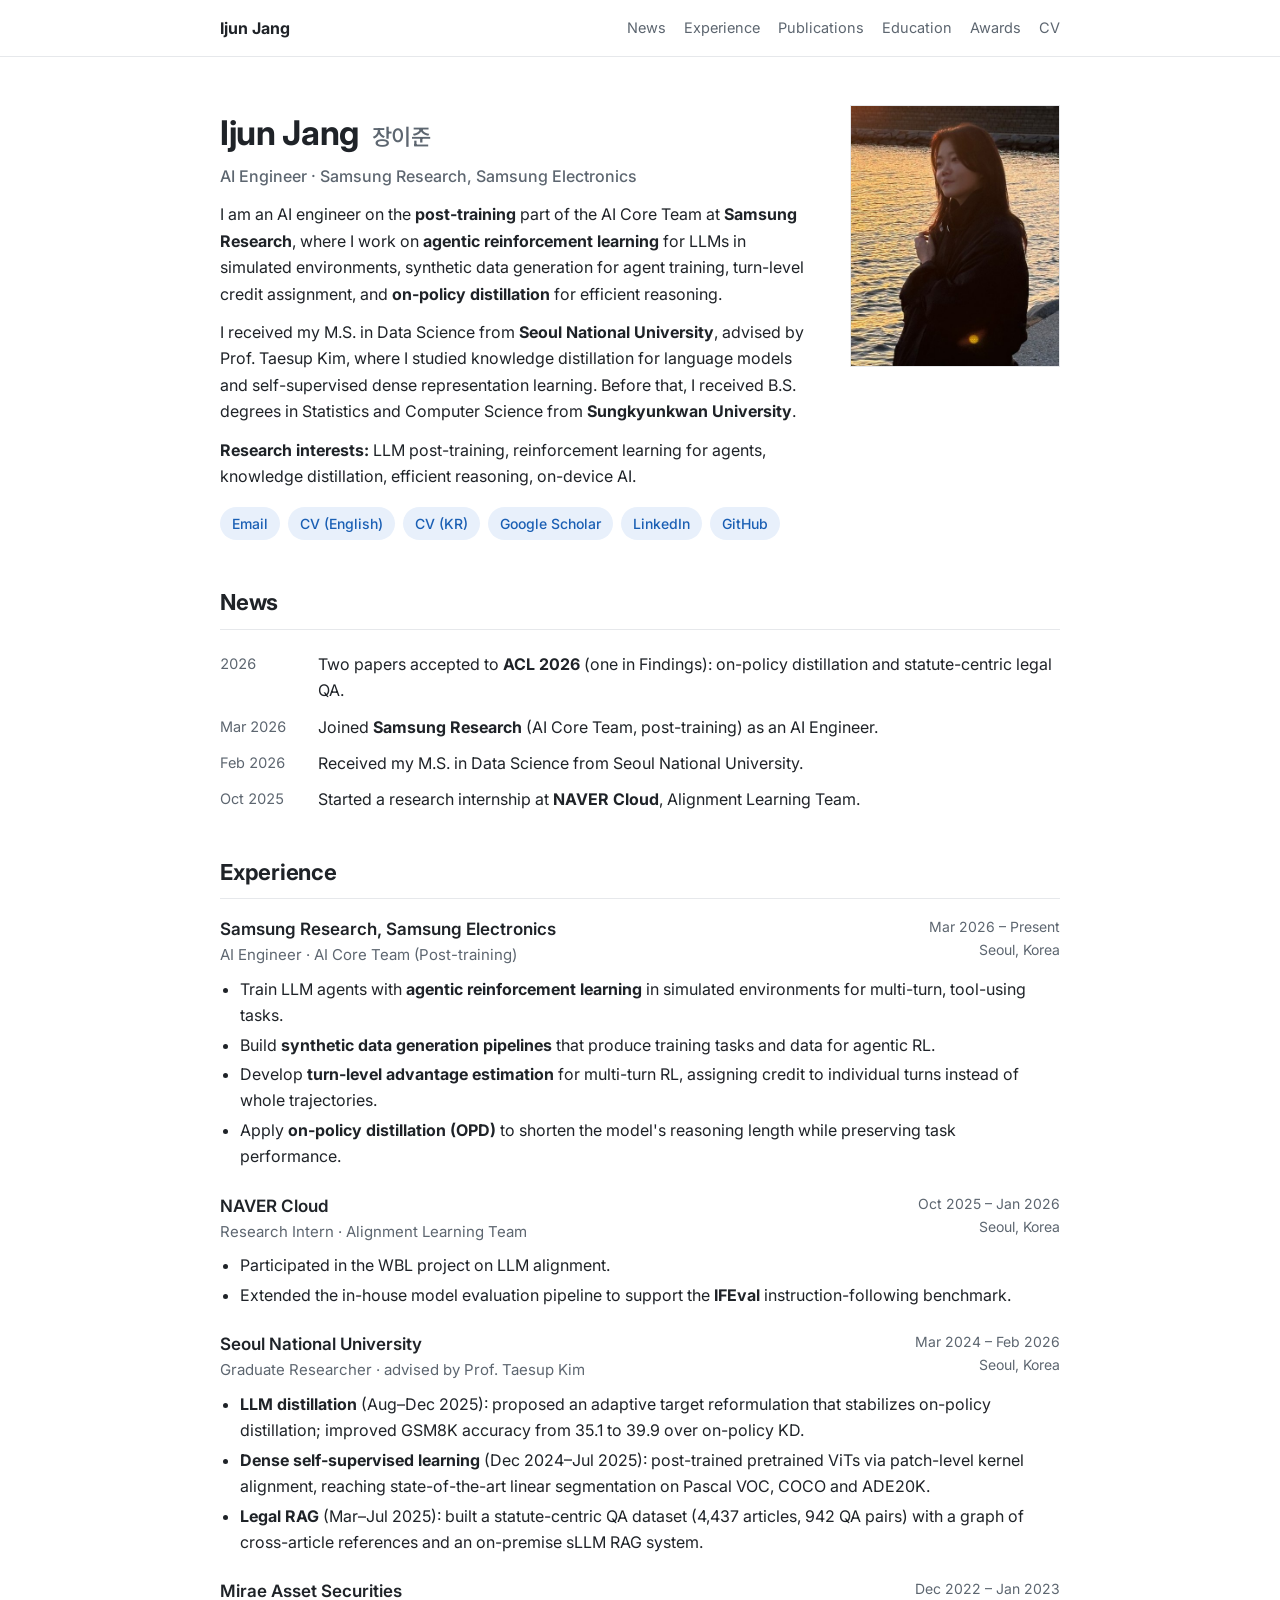
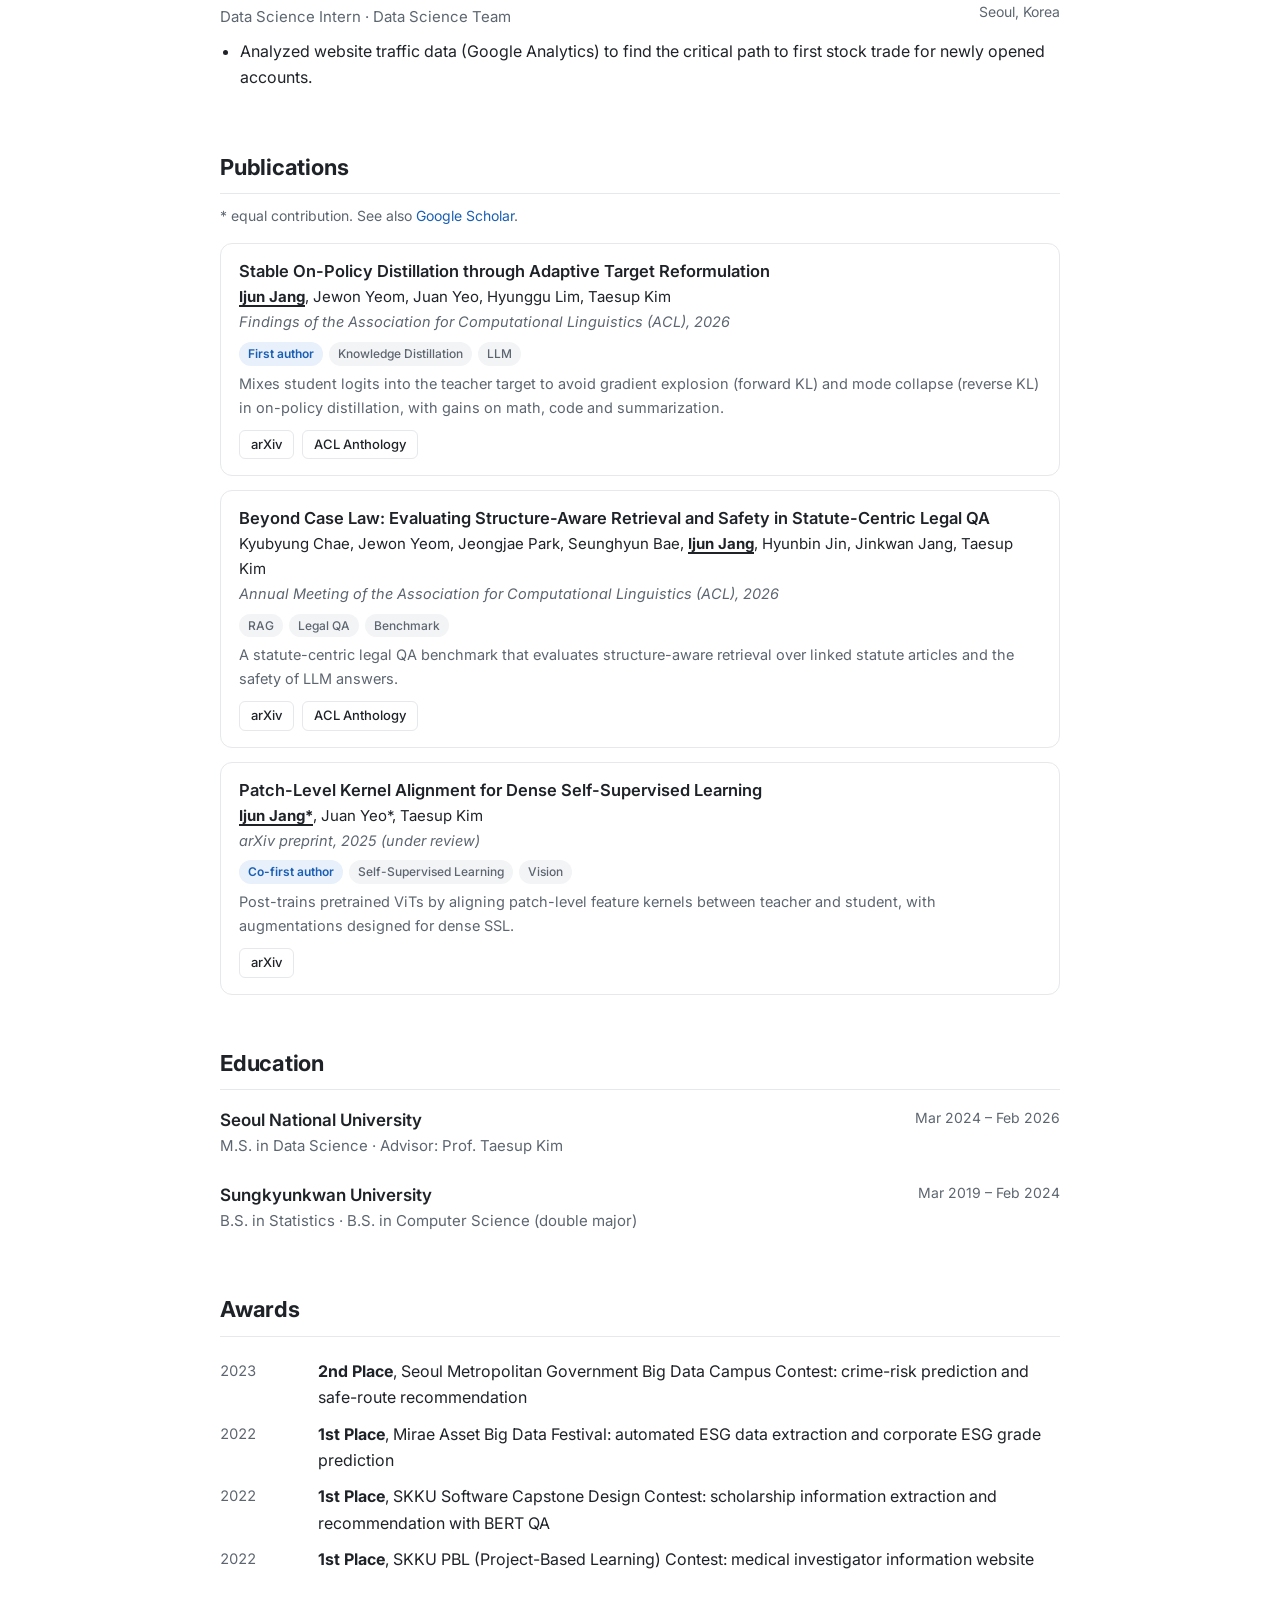
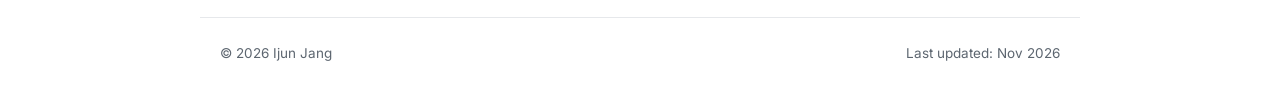
<file: index.html>
<!DOCTYPE html>
<html lang="en">
<head>
  <meta charset="utf-8">
  <meta name="viewport" content="width=device-width, initial-scale=1">
  <title>Ijun Jang</title>
  <meta name="description" content="Ijun Jang (장이준), AI Engineer at Samsung Research working on LLM post-training, agentic reinforcement learning and on-policy distillation.">
  <link rel="icon" href="data:image/svg+xml,<svg xmlns='http://www.w3.org/2000/svg' viewBox='0 0 100 100'><text y='.9em' font-size='90'>🌿</text></svg>">
  <link rel="preconnect" href="https://fonts.googleapis.com">
  <link rel="preconnect" href="https://fonts.gstatic.com" crossorigin>
  <link href="https://fonts.googleapis.com/css2?family=Inter:wght@400;500;600;700&family=Noto+Sans+KR:wght@400;500;700&display=swap" rel="stylesheet">
  <link rel="stylesheet" href="css/site.css">
</head>
<body>
  <header class="topbar">
    <div class="wrap topbar-inner">
      <a class="brand" href="#">Ijun Jang</a>
      <nav>
        <a href="#news">News</a>
        <a href="#experience">Experience</a>
        <a href="#publications">Publications</a>
        <a href="#education">Education</a>
        <a href="#awards">Awards</a>
        <a href="cv/en.html">CV</a>
      </nav>
    </div>
  </header>

  <main class="wrap">
    <!-- ===== About ===== -->
    <section class="profile" id="about">
      <div class="profile-text">
        <h1>Ijun Jang <span class="ko">장이준</span></h1>
        <p class="role">AI Engineer · Samsung Research, Samsung Electronics</p>
        <p>
          I am an AI engineer on the <b>post-training</b> part of the AI Core Team at
          <b>Samsung Research</b>, where I work on <b>agentic reinforcement learning</b> for LLMs in
          simulated environments, synthetic data generation for agent training, turn-level credit
          assignment, and <b>on-policy distillation</b> for efficient reasoning.
        </p>
        <p>
          I received my M.S. in Data Science from <b>Seoul National University</b>, advised by
          Prof. Taesup Kim,
          where I studied knowledge distillation for language models and self-supervised dense
          representation learning. Before that, I received B.S. degrees in Statistics and Computer
          Science from <b>Sungkyunkwan University</b>.
        </p>
        <p class="interests"><b>Research interests:</b> LLM post-training, reinforcement learning for agents,
          knowledge distillation, efficient reasoning, on-device AI.</p>
        <div class="links">
          <a href="mailto:jangij0824@gmail.com">Email</a>
          <a href="cv/en.html">CV (English)</a>
          <a href="cv/ko.html">CV (KR)</a>
          <a href="https://scholar.google.com/citations?user=kGgmoOcAAAAJ" target="_blank" rel="noopener">Google Scholar</a>
          <a href="https://www.linkedin.com/in/ijun-jang-421b31249/" target="_blank" rel="noopener">LinkedIn</a>
          <a href="https://github.com/jjun-0824" target="_blank" rel="noopener">GitHub</a>
        </div>
      </div>
      <img class="photo" src="images/profile.jpg" alt="Photo of Ijun Jang">
    </section>

    <!-- ===== News ===== -->
    <section id="news">
      <h2>News</h2>
      <ul class="news">
        <li><span class="date">2026</span><span>Two papers accepted to <b>ACL 2026</b> (one in Findings): on-policy distillation and statute-centric legal QA.</span></li>
        <li><span class="date">Mar 2026</span><span>Joined <b>Samsung Research</b> (AI Core Team, post-training) as an AI Engineer.</span></li>
        <li><span class="date">Feb 2026</span><span>Received my M.S. in Data Science from Seoul National University.</span></li>
        <li><span class="date">Oct 2025</span><span>Started a research internship at <b>NAVER Cloud</b>, Alignment Learning Team.</span></li>
      </ul>
    </section>

    <!-- ===== Experience ===== -->
    <section id="experience">
      <h2>Experience</h2>

      <div class="entry">
        <div class="entry-head">
          <div><span class="org">Samsung Research, Samsung Electronics</span><span class="title">AI Engineer · AI Core Team (Post-training)</span></div>
          <span class="meta"><span>Mar 2026 – Present</span><span>Seoul, Korea</span></span>
        </div>
        <ul>
          <li>Train LLM agents with <b>agentic reinforcement learning</b> in simulated environments for multi-turn, tool-using tasks.</li>
          <li>Build <b>synthetic data generation pipelines</b> that produce training tasks and data for agentic RL.</li>
          <li>Develop <b>turn-level advantage estimation</b> for multi-turn RL, assigning credit to individual turns instead of whole trajectories.</li>
          <li>Apply <b>on-policy distillation (OPD)</b> to shorten the model's reasoning length while preserving task performance.</li>
        </ul>
      </div>

      <div class="entry">
        <div class="entry-head">
          <div><span class="org">NAVER Cloud</span><span class="title">Research Intern · Alignment Learning Team</span></div>
          <span class="meta"><span>Oct 2025 – Jan 2026</span><span>Seoul, Korea</span></span>
        </div>
        <ul>
          <li>Participated in the WBL project on LLM alignment.</li>
          <li>Extended the in-house model evaluation pipeline to support the <b>IFEval</b> instruction-following benchmark.</li>
        </ul>
      </div>

      <div class="entry">
        <div class="entry-head">
          <div><span class="org">Seoul National University</span><span class="title">Graduate Researcher · advised by Prof. Taesup Kim</span></div>
          <span class="meta"><span>Mar 2024 – Feb 2026</span><span>Seoul, Korea</span></span>
        </div>
        <ul>
          <li><b>LLM distillation</b> (Aug–Dec 2025): proposed an adaptive target reformulation that stabilizes on-policy distillation; improved GSM8K accuracy from 35.1 to 39.9 over on-policy KD.</li>
          <li><b>Dense self-supervised learning</b> (Dec 2024–Jul 2025): post-trained pretrained ViTs via patch-level kernel alignment, reaching state-of-the-art linear segmentation on Pascal VOC, COCO and ADE20K.</li>
          <li><b>Legal RAG</b> (Mar–Jul 2025): built a statute-centric QA dataset (4,437 articles, 942 QA pairs) with a graph of cross-article references and an on-premise sLLM RAG system.</li>
        </ul>
      </div>

      <div class="entry">
        <div class="entry-head">
          <div><span class="org">Mirae Asset Securities</span><span class="title">Data Science Intern · Data Science Team</span></div>
          <span class="meta"><span>Dec 2022 – Jan 2023</span><span>Seoul, Korea</span></span>
        </div>
        <ul>
          <li>Analyzed website traffic data (Google Analytics) to find the critical path to first stock trade for newly opened accounts.</li>
        </ul>
      </div>
    </section>

    <!-- ===== Publications ===== -->
    <section id="publications">
      <h2>Publications</h2>
      <p class="note">* equal contribution. See also <a href="https://scholar.google.com/citations?user=kGgmoOcAAAAJ" target="_blank" rel="noopener">Google Scholar</a>.</p>

      <div class="pub">
        <div>
          <a class="pub-title" href="https://arxiv.org/abs/2601.07155" target="_blank" rel="noopener">Stable On-Policy Distillation through Adaptive Target Reformulation</a>
          <div class="authors"><b>Ijun Jang</b>, Jewon Yeom, Juan Yeo, Hyunggu Lim, Taesup Kim</div>
          <div class="pub-venue"><i>Findings of the Association for Computational Linguistics (ACL), 2026</i></div>
          <div class="tags"><span class="tag first">First author</span><span class="tag">Knowledge Distillation</span><span class="tag">LLM</span></div>
          <p class="tldr">Mixes student logits into the teacher target to avoid gradient explosion (forward KL) and mode collapse (reverse KL) in on-policy distillation, with gains on math, code and summarization.</p>
          <div class="pub-links"><a href="https://arxiv.org/abs/2601.07155" target="_blank" rel="noopener">arXiv</a><a href="https://aclanthology.org/2026.findings-acl.2094/" target="_blank" rel="noopener">ACL Anthology</a></div>
        </div>
      </div>

      <div class="pub">
        <div>
          <a class="pub-title" href="https://arxiv.org/abs/2604.06173" target="_blank" rel="noopener">Beyond Case Law: Evaluating Structure-Aware Retrieval and Safety in Statute-Centric Legal QA</a>
          <div class="authors">Kyubyung Chae, Jewon Yeom, Jeongjae Park, Seunghyun Bae, <b>Ijun Jang</b>, Hyunbin Jin, Jinkwan Jang, Taesup Kim</div>
          <div class="pub-venue"><i>Annual Meeting of the Association for Computational Linguistics (ACL), 2026</i></div>
          <div class="tags"><span class="tag">RAG</span><span class="tag">Legal QA</span><span class="tag">Benchmark</span></div>
          <p class="tldr">A statute-centric legal QA benchmark that evaluates structure-aware retrieval over linked statute articles and the safety of LLM answers.</p>
          <div class="pub-links"><a href="https://arxiv.org/abs/2604.06173" target="_blank" rel="noopener">arXiv</a><a href="https://aclanthology.org/2026.acl-long.2112/" target="_blank" rel="noopener">ACL Anthology</a></div>
        </div>
      </div>

      <div class="pub">
        <div>
          <a class="pub-title" href="https://arxiv.org/abs/2509.05606" target="_blank" rel="noopener">Patch-Level Kernel Alignment for Dense Self-Supervised Learning</a>
          <div class="authors"><b>Ijun Jang*</b>, Juan Yeo*, Taesup Kim</div>
          <div class="pub-venue"><i>arXiv preprint, 2025 (under review)</i></div>
          <div class="tags"><span class="tag first">Co-first author</span><span class="tag">Self-Supervised Learning</span><span class="tag">Vision</span></div>
          <p class="tldr">Post-trains pretrained ViTs by aligning patch-level feature kernels between teacher and student, with augmentations designed for dense SSL.</p>
          <div class="pub-links"><a href="https://arxiv.org/abs/2509.05606" target="_blank" rel="noopener">arXiv</a></div>
        </div>
      </div>
    </section>

    <!-- ===== Education ===== -->
    <section id="education">
      <h2>Education</h2>
      <div class="entry">
        <div class="entry-head">
          <div><span class="org">Seoul National University</span><span class="title">M.S. in Data Science · Advisor: Prof. Taesup Kim</span></div>
          <span class="meta">Mar 2024 – Feb 2026</span>
        </div>
      </div>
      <div class="entry">
        <div class="entry-head">
          <div><span class="org">Sungkyunkwan University</span><span class="title">B.S. in Statistics · B.S. in Computer Science (double major)</span></div>
          <span class="meta">Mar 2019 – Feb 2024</span>
        </div>
      </div>
    </section>

    <!-- ===== Awards ===== -->
    <section id="awards">
      <h2>Awards</h2>
      <ul class="awards">
        <li><span class="date">2023</span><span><b>2nd Place</b>, Seoul Metropolitan Government Big Data Campus Contest: crime-risk prediction and safe-route recommendation</span></li>
        <li><span class="date">2022</span><span><b>1st Place</b>, Mirae Asset Big Data Festival: automated ESG data extraction and corporate ESG grade prediction</span></li>
        <li><span class="date">2022</span><span><b>1st Place</b>, SKKU Software Capstone Design Contest: scholarship information extraction and recommendation with BERT QA</span></li>
        <li><span class="date">2022</span><span><b>1st Place</b>, SKKU PBL (Project-Based Learning) Contest: medical investigator information website</span></li>
      </ul>
    </section>
  </main>

  <footer class="wrap footer">
    <span>© <span id="year">2026</span> Ijun Jang</span>
    <span>Last updated: Nov 2026</span>
  </footer>
  <script>document.getElementById('year').textContent = new Date().getFullYear();</script>
</body>
</html>
</file>
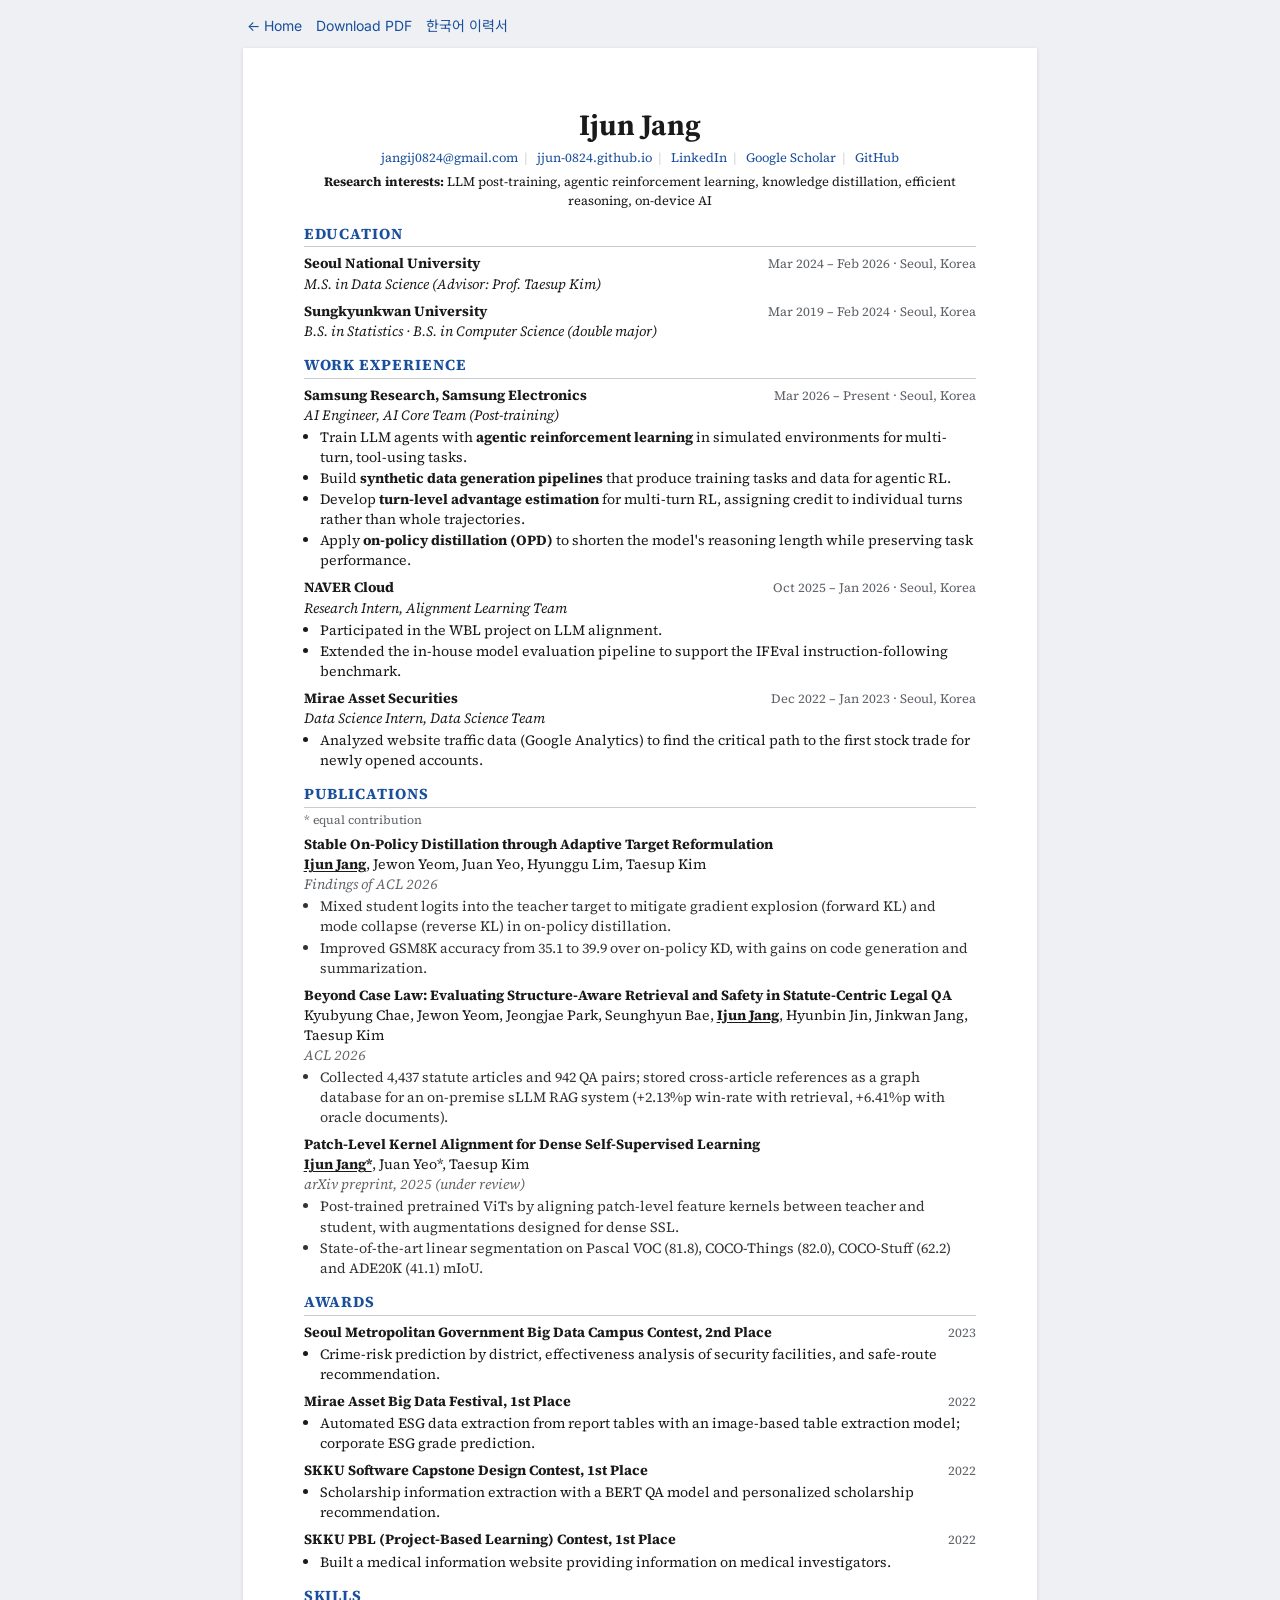
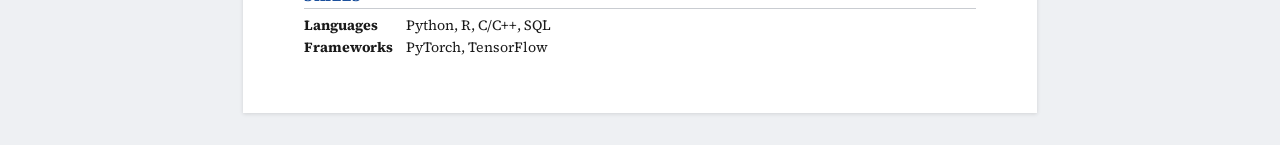
<file: cv/en.html>
<!DOCTYPE html>
<html lang="en">
<head>
  <meta charset="utf-8">
  <meta name="viewport" content="width=device-width, initial-scale=1">
  <title>Ijun Jang | CV</title>
  <link rel="preconnect" href="https://fonts.googleapis.com">
  <link rel="preconnect" href="https://fonts.gstatic.com" crossorigin>
  <link href="https://fonts.googleapis.com/css2?family=Source+Serif+4:ital,wght@0,400;0,700;1,400&family=Inter:wght@400;500&family=Noto+Sans+KR:wght@400;700&display=swap" rel="stylesheet">
  <link rel="stylesheet" href="cv.css">
</head>
<body>
  <div class="toolbar">
    <a href="../">← Home</a>
    <a href="Ijun_Jang_CV_EN.pdf">Download PDF</a>
    <a href="ko.html">한국어 이력서</a>
  </div>

  <div class="page">
    <header>
      <h1>Ijun Jang</h1>
      <div class="contact">
        <a href="mailto:jangij0824@gmail.com">jangij0824@gmail.com</a><span class="sep">|</span>
        <a href="https://jjun-0824.github.io">jjun-0824.github.io</a><span class="sep">|</span>
        <a href="https://www.linkedin.com/in/ijun-jang-421b31249/">LinkedIn</a><span class="sep">|</span>
        <a href="https://scholar.google.com/citations?user=kGgmoOcAAAAJ">Google Scholar</a><span class="sep">|</span>
        <a href="https://github.com/jjun-0824">GitHub</a>
      </div>
      <p class="interests"><b>Research interests:</b> LLM post-training, agentic reinforcement learning, knowledge distillation, efficient reasoning, on-device AI</p>
    </header>

    <h2>Education</h2>
    <div class="item">
      <div class="row"><span class="l">Seoul National University</span><span class="r">Mar 2024 – Feb 2026 · Seoul, Korea</span></div>
      <div class="row sub"><span class="l">M.S. in Data Science (Advisor: Prof. Taesup Kim)</span></div>
    </div>
    <div class="item">
      <div class="row"><span class="l">Sungkyunkwan University</span><span class="r">Mar 2019 – Feb 2024 · Seoul, Korea</span></div>
      <div class="row sub"><span class="l">B.S. in Statistics · B.S. in Computer Science (double major)</span></div>
    </div>

    <h2>Work Experience</h2>
    <div class="item">
      <div class="row"><span class="l">Samsung Research, Samsung Electronics</span><span class="r">Mar 2026 – Present · Seoul, Korea</span></div>
      <div class="row sub"><span class="l">AI Engineer, AI Core Team (Post-training)</span></div>
      <ul>
        <li>Train LLM agents with <b>agentic reinforcement learning</b> in simulated environments for multi-turn, tool-using tasks.</li>
        <li>Build <b>synthetic data generation pipelines</b> that produce training tasks and data for agentic RL.</li>
        <li>Develop <b>turn-level advantage estimation</b> for multi-turn RL, assigning credit to individual turns rather than whole trajectories.</li>
        <li>Apply <b>on-policy distillation (OPD)</b> to shorten the model's reasoning length while preserving task performance.</li>
      </ul>
    </div>
    <div class="item">
      <div class="row"><span class="l">NAVER Cloud</span><span class="r">Oct 2025 – Jan 2026 · Seoul, Korea</span></div>
      <div class="row sub"><span class="l">Research Intern, Alignment Learning Team</span></div>
      <ul>
        <li>Participated in the WBL project on LLM alignment.</li>
        <li>Extended the in-house model evaluation pipeline to support the IFEval instruction-following benchmark.</li>
      </ul>
    </div>
    <div class="item">
      <div class="row"><span class="l">Mirae Asset Securities</span><span class="r">Dec 2022 – Jan 2023 · Seoul, Korea</span></div>
      <div class="row sub"><span class="l">Data Science Intern, Data Science Team</span></div>
      <ul>
        <li>Analyzed website traffic data (Google Analytics) to find the critical path to the first stock trade for newly opened accounts.</li>
      </ul>
    </div>

    <h2>Publications</h2>
    <p class="note">* equal contribution</p>
    <div class="pub">
      <div class="t"><a href="https://arxiv.org/abs/2601.07155">Stable On-Policy Distillation through Adaptive Target Reformulation</a></div>
      <div class="a"><b>Ijun Jang</b>, Jewon Yeom, Juan Yeo, Hyunggu Lim, Taesup Kim</div>
      <div class="v">Findings of ACL 2026</div>
      <ul>
        <li>Mixed student logits into the teacher target to mitigate gradient explosion (forward KL) and mode collapse (reverse KL) in on-policy distillation.</li>
        <li>Improved GSM8K accuracy from 35.1 to 39.9 over on-policy KD, with gains on code generation and summarization.</li>
      </ul>
    </div>
    <div class="pub">
      <div class="t"><a href="https://arxiv.org/abs/2604.06173">Beyond Case Law: Evaluating Structure-Aware Retrieval and Safety in Statute-Centric Legal QA</a></div>
      <div class="a">Kyubyung Chae, Jewon Yeom, Jeongjae Park, Seunghyun Bae, <b>Ijun Jang</b>, Hyunbin Jin, Jinkwan Jang, Taesup Kim</div>
      <div class="v">ACL 2026</div>
      <ul>
        <li>Collected 4,437 statute articles and 942 QA pairs; stored cross-article references as a graph database for an on-premise sLLM RAG system (+2.13%p win-rate with retrieval, +6.41%p with oracle documents).</li>
      </ul>
    </div>
    <div class="pub">
      <div class="t"><a href="https://arxiv.org/abs/2509.05606">Patch-Level Kernel Alignment for Dense Self-Supervised Learning</a></div>
      <div class="a"><b>Ijun Jang*</b>, Juan Yeo*, Taesup Kim</div>
      <div class="v">arXiv preprint, 2025 (under review)</div>
      <ul>
        <li>Post-trained pretrained ViTs by aligning patch-level feature kernels between teacher and student, with augmentations designed for dense SSL.</li>
        <li>State-of-the-art linear segmentation on Pascal VOC (81.8), COCO-Things (82.0), COCO-Stuff (62.2) and ADE20K (41.1) mIoU.</li>
      </ul>
    </div>

    <h2>Awards</h2>
    <div class="item">
      <div class="row"><span class="l">Seoul Metropolitan Government Big Data Campus Contest, 2nd Place</span><span class="r">2023</span></div>
      <ul><li>Crime-risk prediction by district, effectiveness analysis of security facilities, and safe-route recommendation.</li></ul>
    </div>
    <div class="item">
      <div class="row"><span class="l">Mirae Asset Big Data Festival, 1st Place</span><span class="r">2022</span></div>
      <ul><li>Automated ESG data extraction from report tables with an image-based table extraction model; corporate ESG grade prediction.</li></ul>
    </div>
    <div class="item">
      <div class="row"><span class="l">SKKU Software Capstone Design Contest, 1st Place</span><span class="r">2022</span></div>
      <ul><li>Scholarship information extraction with a BERT QA model and personalized scholarship recommendation.</li></ul>
    </div>
    <div class="item">
      <div class="row"><span class="l">SKKU PBL (Project-Based Learning) Contest, 1st Place</span><span class="r">2022</span></div>
      <ul><li>Built a medical information website providing information on medical investigators.</li></ul>
    </div>

    <h2>Skills</h2>
    <div class="kv">
      <span class="k">Languages</span><span>Python, R, C/C++, SQL</span>
      <span class="k">Frameworks</span><span>PyTorch, TensorFlow</span>
    </div>
  </div>
</body>
</html>
</file>
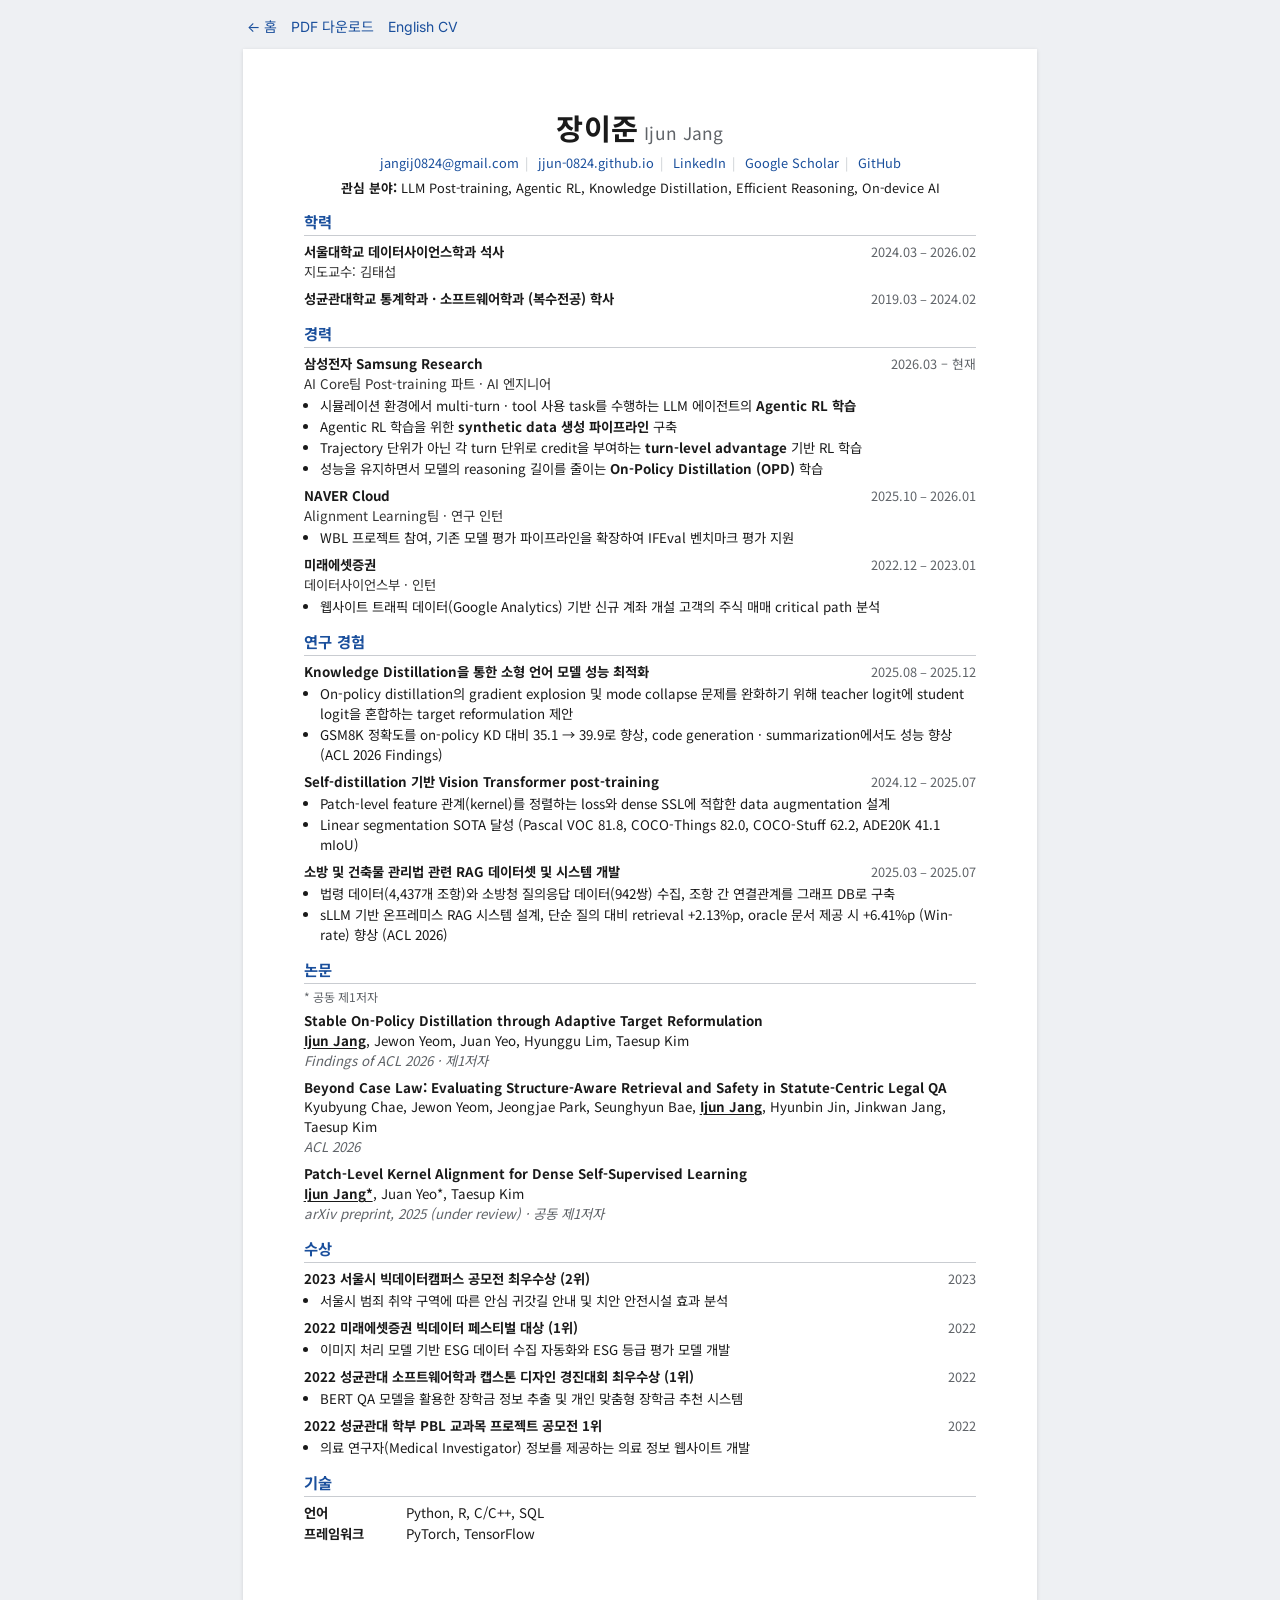
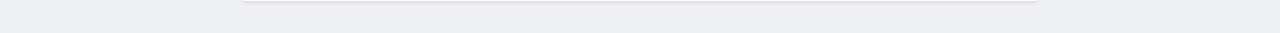
<file: cv/ko.html>
<!DOCTYPE html>
<html lang="ko">
<head>
  <meta charset="utf-8">
  <meta name="viewport" content="width=device-width, initial-scale=1">
  <title>장이준 | 이력서</title>
  <link rel="preconnect" href="https://fonts.googleapis.com">
  <link rel="preconnect" href="https://fonts.gstatic.com" crossorigin>
  <link href="https://fonts.googleapis.com/css2?family=Noto+Sans+KR:wght@400;500;700&family=Inter:wght@400;500&display=swap" rel="stylesheet">
  <link rel="stylesheet" href="cv.css">
</head>
<body>
  <div class="toolbar">
    <a href="../">← 홈</a>
    <a href="Ijun_Jang_CV_KO.pdf">PDF 다운로드</a>
    <a href="en.html">English CV</a>
  </div>

  <div class="page">
    <header>
      <h1>장이준<span class="sub">Ijun Jang</span></h1>
      <div class="contact">
        <a href="mailto:jangij0824@gmail.com">jangij0824@gmail.com</a><span class="sep">|</span>
        <a href="https://jjun-0824.github.io">jjun-0824.github.io</a><span class="sep">|</span>
        <a href="https://www.linkedin.com/in/ijun-jang-421b31249/">LinkedIn</a><span class="sep">|</span>
        <a href="https://scholar.google.com/citations?user=kGgmoOcAAAAJ">Google Scholar</a><span class="sep">|</span>
        <a href="https://github.com/jjun-0824">GitHub</a>
      </div>
      <p class="interests"><b>관심 분야:</b> LLM Post-training, Agentic RL, Knowledge Distillation, Efficient Reasoning, On-device AI</p>
    </header>

    <h2>학력</h2>
    <div class="item">
      <div class="row"><span class="l">서울대학교 데이터사이언스학과 석사</span><span class="r">2024.03 – 2026.02</span></div>
      <div class="row sub"><span class="l">지도교수: 김태섭</span></div>
    </div>
    <div class="item">
      <div class="row"><span class="l">성균관대학교 통계학과 · 소프트웨어학과 (복수전공) 학사</span><span class="r">2019.03 – 2024.02</span></div>
    </div>

    <h2>경력</h2>
    <div class="item">
      <div class="row"><span class="l">삼성전자 Samsung Research</span><span class="r">2026.03 – 현재</span></div>
      <div class="row sub"><span class="l">AI Core팀 Post-training 파트 · AI 엔지니어</span></div>
      <ul>
        <li>시뮬레이션 환경에서 multi-turn · tool 사용 task를 수행하는 LLM 에이전트의 <b>Agentic RL 학습</b></li>
        <li>Agentic RL 학습을 위한 <b>synthetic data 생성 파이프라인</b> 구축</li>
        <li>Trajectory 단위가 아닌 각 turn 단위로 credit을 부여하는 <b>turn-level advantage</b> 기반 RL 학습</li>
        <li>성능을 유지하면서 모델의 reasoning 길이를 줄이는 <b>On-Policy Distillation (OPD)</b> 학습</li>
      </ul>
    </div>
    <div class="item">
      <div class="row"><span class="l">NAVER Cloud</span><span class="r">2025.10 – 2026.01</span></div>
      <div class="row sub"><span class="l">Alignment Learning팀 · 연구 인턴</span></div>
      <ul>
        <li>WBL 프로젝트 참여, 기존 모델 평가 파이프라인을 확장하여 IFEval 벤치마크 평가 지원</li>
      </ul>
    </div>
    <div class="item">
      <div class="row"><span class="l">미래에셋증권</span><span class="r">2022.12 – 2023.01</span></div>
      <div class="row sub"><span class="l">데이터사이언스부 · 인턴</span></div>
      <ul>
        <li>웹사이트 트래픽 데이터(Google Analytics) 기반 신규 계좌 개설 고객의 주식 매매 critical path 분석</li>
      </ul>
    </div>

    <h2>연구 경험</h2>
    <div class="item">
      <div class="row"><span class="l">Knowledge Distillation을 통한 소형 언어 모델 성능 최적화</span><span class="r">2025.08 – 2025.12</span></div>
      <ul>
        <li>On-policy distillation의 gradient explosion 및 mode collapse 문제를 완화하기 위해 teacher logit에 student logit을 혼합하는 target reformulation 제안</li>
        <li>GSM8K 정확도를 on-policy KD 대비 35.1 → 39.9로 향상, code generation · summarization에서도 성능 향상 (ACL 2026 Findings)</li>
      </ul>
    </div>
    <div class="item">
      <div class="row"><span class="l">Self-distillation 기반 Vision Transformer post-training</span><span class="r">2024.12 – 2025.07</span></div>
      <ul>
        <li>Patch-level feature 관계(kernel)를 정렬하는 loss와 dense SSL에 적합한 data augmentation 설계</li>
        <li>Linear segmentation SOTA 달성 (Pascal VOC 81.8, COCO-Things 82.0, COCO-Stuff 62.2, ADE20K 41.1 mIoU)</li>
      </ul>
    </div>
    <div class="item">
      <div class="row"><span class="l">소방 및 건축물 관리법 관련 RAG 데이터셋 및 시스템 개발</span><span class="r">2025.03 – 2025.07</span></div>
      <ul>
        <li>법령 데이터(4,437개 조항)와 소방청 질의응답 데이터(942쌍) 수집, 조항 간 연결관계를 그래프 DB로 구축</li>
        <li>sLLM 기반 온프레미스 RAG 시스템 설계, 단순 질의 대비 retrieval +2.13%p, oracle 문서 제공 시 +6.41%p (Win-rate) 향상 (ACL 2026)</li>
      </ul>
    </div>

    <h2>논문</h2>
    <p class="note">* 공동 제1저자</p>
    <div class="pub">
      <div class="t"><a href="https://arxiv.org/abs/2601.07155">Stable On-Policy Distillation through Adaptive Target Reformulation</a></div>
      <div class="a"><b>Ijun Jang</b>, Jewon Yeom, Juan Yeo, Hyunggu Lim, Taesup Kim</div>
      <div class="v">Findings of ACL 2026 · 제1저자</div>
    </div>
    <div class="pub">
      <div class="t"><a href="https://arxiv.org/abs/2604.06173">Beyond Case Law: Evaluating Structure-Aware Retrieval and Safety in Statute-Centric Legal QA</a></div>
      <div class="a">Kyubyung Chae, Jewon Yeom, Jeongjae Park, Seunghyun Bae, <b>Ijun Jang</b>, Hyunbin Jin, Jinkwan Jang, Taesup Kim</div>
      <div class="v">ACL 2026</div>
    </div>
    <div class="pub">
      <div class="t"><a href="https://arxiv.org/abs/2509.05606">Patch-Level Kernel Alignment for Dense Self-Supervised Learning</a></div>
      <div class="a"><b>Ijun Jang*</b>, Juan Yeo*, Taesup Kim</div>
      <div class="v">arXiv preprint, 2025 (under review) · 공동 제1저자</div>
    </div>

    <h2>수상</h2>
    <div class="item">
      <div class="row"><span class="l">2023 서울시 빅데이터캠퍼스 공모전 최우수상 (2위)</span><span class="r">2023</span></div>
      <ul><li>서울시 범죄 취약 구역에 따른 안심 귀갓길 안내 및 치안 안전시설 효과 분석</li></ul>
    </div>
    <div class="item">
      <div class="row"><span class="l">2022 미래에셋증권 빅데이터 페스티벌 대상 (1위)</span><span class="r">2022</span></div>
      <ul><li>이미지 처리 모델 기반 ESG 데이터 수집 자동화와 ESG 등급 평가 모델 개발</li></ul>
    </div>
    <div class="item">
      <div class="row"><span class="l">2022 성균관대 소프트웨어학과 캡스톤 디자인 경진대회 최우수상 (1위)</span><span class="r">2022</span></div>
      <ul><li>BERT QA 모델을 활용한 장학금 정보 추출 및 개인 맞춤형 장학금 추천 시스템</li></ul>
    </div>
    <div class="item">
      <div class="row"><span class="l">2022 성균관대 학부 PBL 교과목 프로젝트 공모전 1위</span><span class="r">2022</span></div>
      <ul><li>의료 연구자(Medical Investigator) 정보를 제공하는 의료 정보 웹사이트 개발</li></ul>
    </div>

    <h2>기술</h2>
    <div class="kv">
      <span class="k">언어</span><span>Python, R, C/C++, SQL</span>
      <span class="k">프레임워크</span><span>PyTorch, TensorFlow</span>
    </div>
  </div>
</body>
</html>
</file>
<file: css/site.css>
:root {
  --bg: #ffffff;
  --fg: #1f2328;
  --muted: #5d6670;
  --line: #e6e8eb;
  --accent: #1a5fb4;
  --accent-soft: #e8f0fb;
  --chip: #f3f4f6;
}
@media (prefers-color-scheme: dark) {
  :root {
    --bg: #111418;
    --fg: #e6e8eb;
    --muted: #9aa4ae;
    --line: #2a2f36;
    --accent: #6ea8fe;
    --accent-soft: #1b2a40;
    --chip: #1d2228;
  }
}

* { box-sizing: border-box; }
html { scroll-behavior: smooth; scroll-padding-top: 64px; }
body {
  margin: 0;
  background: var(--bg);
  color: var(--fg);
  font-family: "Inter", "Noto Sans KR", -apple-system, BlinkMacSystemFont, "Segoe UI", sans-serif;
  font-size: 16px;
  line-height: 1.65;
}
a { color: var(--accent); text-decoration: none; }
a:hover { text-decoration: underline; }

.wrap { max-width: 880px; margin: 0 auto; padding: 0 20px; }

/* top bar */
.topbar {
  position: sticky; top: 0; z-index: 10;
  background: color-mix(in srgb, var(--bg) 88%, transparent);
  backdrop-filter: blur(8px);
  border-bottom: 1px solid var(--line);
}
.topbar-inner { display: flex; align-items: center; justify-content: space-between; height: 56px; gap: 16px; }
.brand { font-weight: 700; color: var(--fg); }
.topbar nav { display: flex; gap: 18px; overflow-x: auto; white-space: nowrap; }
.topbar nav a { color: var(--muted); font-size: 14.5px; }
.topbar nav a:hover { color: var(--accent); text-decoration: none; }

/* profile */
.profile { display: flex; gap: 40px; align-items: flex-start; padding: 48px 0 16px; }
.profile-text { flex: 1; min-width: 0; }
.profile h1 { font-size: 34px; margin: 0 0 2px; letter-spacing: -0.01em; }
.profile h1 .ko { font-size: 22px; font-weight: 500; color: var(--muted); margin-left: 6px; }
.role { color: var(--muted); margin: 0 0 18px; font-weight: 500; }
.profile p { margin: 0 0 12px; }
.photo { width: 210px; height: 262px; object-fit: cover; border-radius: 0; flex-shrink: 0; border: 1px solid var(--line); }
.links { display: flex; flex-wrap: wrap; gap: 8px; margin-top: 18px; }
.links a {
  font-size: 14px; padding: 5px 12px; border-radius: 999px;
  background: var(--accent-soft); font-weight: 500;
}
.links a:hover { text-decoration: none; filter: brightness(0.96); }

/* sections */
section { padding: 28px 0 8px; }
h2 {
  font-size: 22px; margin: 0 0 16px; padding-bottom: 8px;
  border-bottom: 1px solid var(--line); letter-spacing: -0.01em;
}
.note { color: var(--muted); font-size: 14px; margin: -6px 0 16px; }

/* news / awards */
.news, .awards { list-style: none; padding: 0; margin: 0; }
.news li, .awards li { display: flex; gap: 16px; padding: 5px 0; }
.date { flex: 0 0 82px; color: var(--muted); font-size: 14.5px; font-variant-numeric: tabular-nums; padding-top: 1px; }

/* entries */
.entry { margin-bottom: 22px; }
.entry-head { display: flex; justify-content: space-between; gap: 16px; }
.org { display: block; font-weight: 600; font-size: 17px; }
.title { display: block; color: var(--muted); font-size: 15px; }
.meta { color: var(--muted); font-size: 14px; text-align: right; white-space: nowrap; }
.meta > span { display: block; }
.entry ul { margin: 8px 0 0; padding-left: 20px; }
.entry li { margin: 3px 0; }

/* publications */
.pub {
  margin-bottom: 14px; padding: 16px 18px;
  border: 1px solid var(--line); border-radius: 12px;
  transition: border-color .15s, box-shadow .15s, transform .15s;
}
.pub:hover { border-color: color-mix(in srgb, var(--accent) 45%, var(--line)); box-shadow: 0 4px 14px rgba(0,0,0,.06); transform: translateY(-1px); }
.pub-title { display: block; font-weight: 600; font-size: 16.5px; line-height: 1.4; color: var(--fg); }
a.pub-title:hover { color: var(--accent); text-decoration: none; }
.authors b { text-decoration: underline; text-underline-offset: 3px; text-decoration-thickness: 1.5px; }
.pub-links { display: flex; flex-wrap: wrap; gap: 8px; margin-top: 10px; }
.pub-links a {
  font-size: 13px; font-weight: 500; padding: 3px 11px; border-radius: 6px;
  border: 1px solid var(--line); color: var(--fg);
}
.pub-links a:hover { border-color: var(--accent); color: var(--accent); text-decoration: none; }
.authors { font-size: 15px; margin-top: 2px; }
.pub-venue { color: var(--muted); font-size: 14.5px; }
.tldr { margin: 6px 0 0; font-size: 14.5px; color: var(--muted); }
.tags { display: flex; flex-wrap: wrap; gap: 6px; margin-top: 8px; }
.tag {
  font-size: 12px; font-weight: 500; padding: 2px 9px; border-radius: 999px;
  background: var(--chip); color: var(--muted);
}
.tag.first { background: var(--accent-soft); color: var(--accent); font-weight: 600; }

.footer {
  display: flex; justify-content: space-between; flex-wrap: wrap; gap: 8px;
  color: var(--muted); font-size: 13.5px; padding-top: 24px; padding-bottom: 32px;
  border-top: 1px solid var(--line); margin-top: 32px;
}

@media (max-width: 680px) {
  .topbar nav { gap: 14px; }
  .brand { display: none; }
  .profile { flex-direction: column-reverse; gap: 20px; padding-top: 28px; }
  .photo { width: 150px; height: 188px; }
  .profile h1 { font-size: 28px; }
  .entry-head { flex-direction: column; gap: 2px; }
  .meta { text-align: left; white-space: normal; }
  .meta > span { display: inline; }
  .meta > span + span::before { content: " · "; }
  .pub { padding: 14px; }
  .date { flex-basis: 70px; }
}
</file>
<file: cv/cv.css>
/* Shared style for cv/en.html and cv/ko.html (also used to render the PDFs). */
:root { --fg: #1a1a1a; --muted: #5f6368; --line: #c9ccd1; --accent: #1a4f9c; }
* { box-sizing: border-box; }
html { background: #eef0f3; }
body {
  margin: 0; color: var(--fg);
  font-family: "Source Serif 4", "Noto Serif KR", Georgia, serif;
  font-size: 10.6pt; line-height: 1.42;
}
:lang(ko) body, body:lang(ko) { font-family: "Noto Sans KR", "Source Serif 4", sans-serif; font-size: 10pt; line-height: 1.5; }
a { color: var(--accent); text-decoration: none; }

.toolbar {
  max-width: 210mm; margin: 16px auto 0; padding: 0 4px;
  display: flex; gap: 14px; flex-wrap: wrap;
  font-family: "Inter", "Noto Sans KR", sans-serif; font-size: 14px;
}
.page {
  background: #fff; max-width: 210mm; margin: 12px auto 32px;
  padding: 15mm 16mm; box-shadow: 0 1px 4px rgba(0,0,0,.12);
}

header { text-align: center; margin-bottom: 6px; }
header h1 { font-size: 22pt; margin: 0; letter-spacing: .01em; }
header h1 .sub { font-size: 13pt; font-weight: 400; color: var(--muted); margin-left: 6px; }
.contact { margin-top: 3px; font-size: 9.6pt; color: var(--muted); }
.contact a { color: var(--accent); }
.contact .sep { margin: 0 6px; color: var(--line); }
.interests { text-align: center; font-size: 9.6pt; margin: 6px 0 0; color: var(--fg); }

h2 {
  font-size: 11.5pt; text-transform: uppercase; letter-spacing: .06em;
  color: var(--accent); margin: 13px 0 6px; padding-bottom: 2px;
  border-bottom: 1px solid var(--line);
}
:lang(ko) h2 { letter-spacing: .02em; }

.item { margin: 0 0 7px; break-inside: avoid; }
.row { display: flex; justify-content: space-between; align-items: baseline; gap: 12px; }
.row .l { font-weight: 700; }
.row .r { color: var(--muted); font-size: 9.6pt; white-space: nowrap; }
.row.sub .l { font-weight: 400; font-style: italic; }
:lang(ko) .row.sub .l { font-style: normal; color: #333; }
ul { margin: 2px 0 0; padding-left: 16px; }
li { margin: 1px 0; }

.pub { margin: 0 0 7px; break-inside: avoid; }
.pub .t { font-weight: 700; }
.pub .t a { color: var(--fg); }
.pub .a { }
.pub .a b { text-decoration: underline; text-underline-offset: 2px; }
.pub .v { color: var(--muted); font-style: italic; }
.pub ul { color: #333; }
.note { font-size: 9pt; color: var(--muted); margin: -2px 0 5px; }

.skills .row .l { font-weight: 700; min-width: 0; }
.kv { display: grid; grid-template-columns: 92px 1fr; gap: 1px 10px; }
.kv .k { font-weight: 700; }

@page { size: A4; margin: 13mm 0; }
@media print {
  html { background: #fff; }
  .toolbar { display: none; }
  .page { box-shadow: none; margin: 0; max-width: none; padding: 0 16mm; }
}
@media (max-width: 760px) {
  .page { padding: 20px 16px; margin: 8px 8px 24px; }
  .row { flex-direction: column; gap: 0; }
  .row .r { white-space: normal; }
  .toolbar { padding: 0 12px; }
}
</file>
